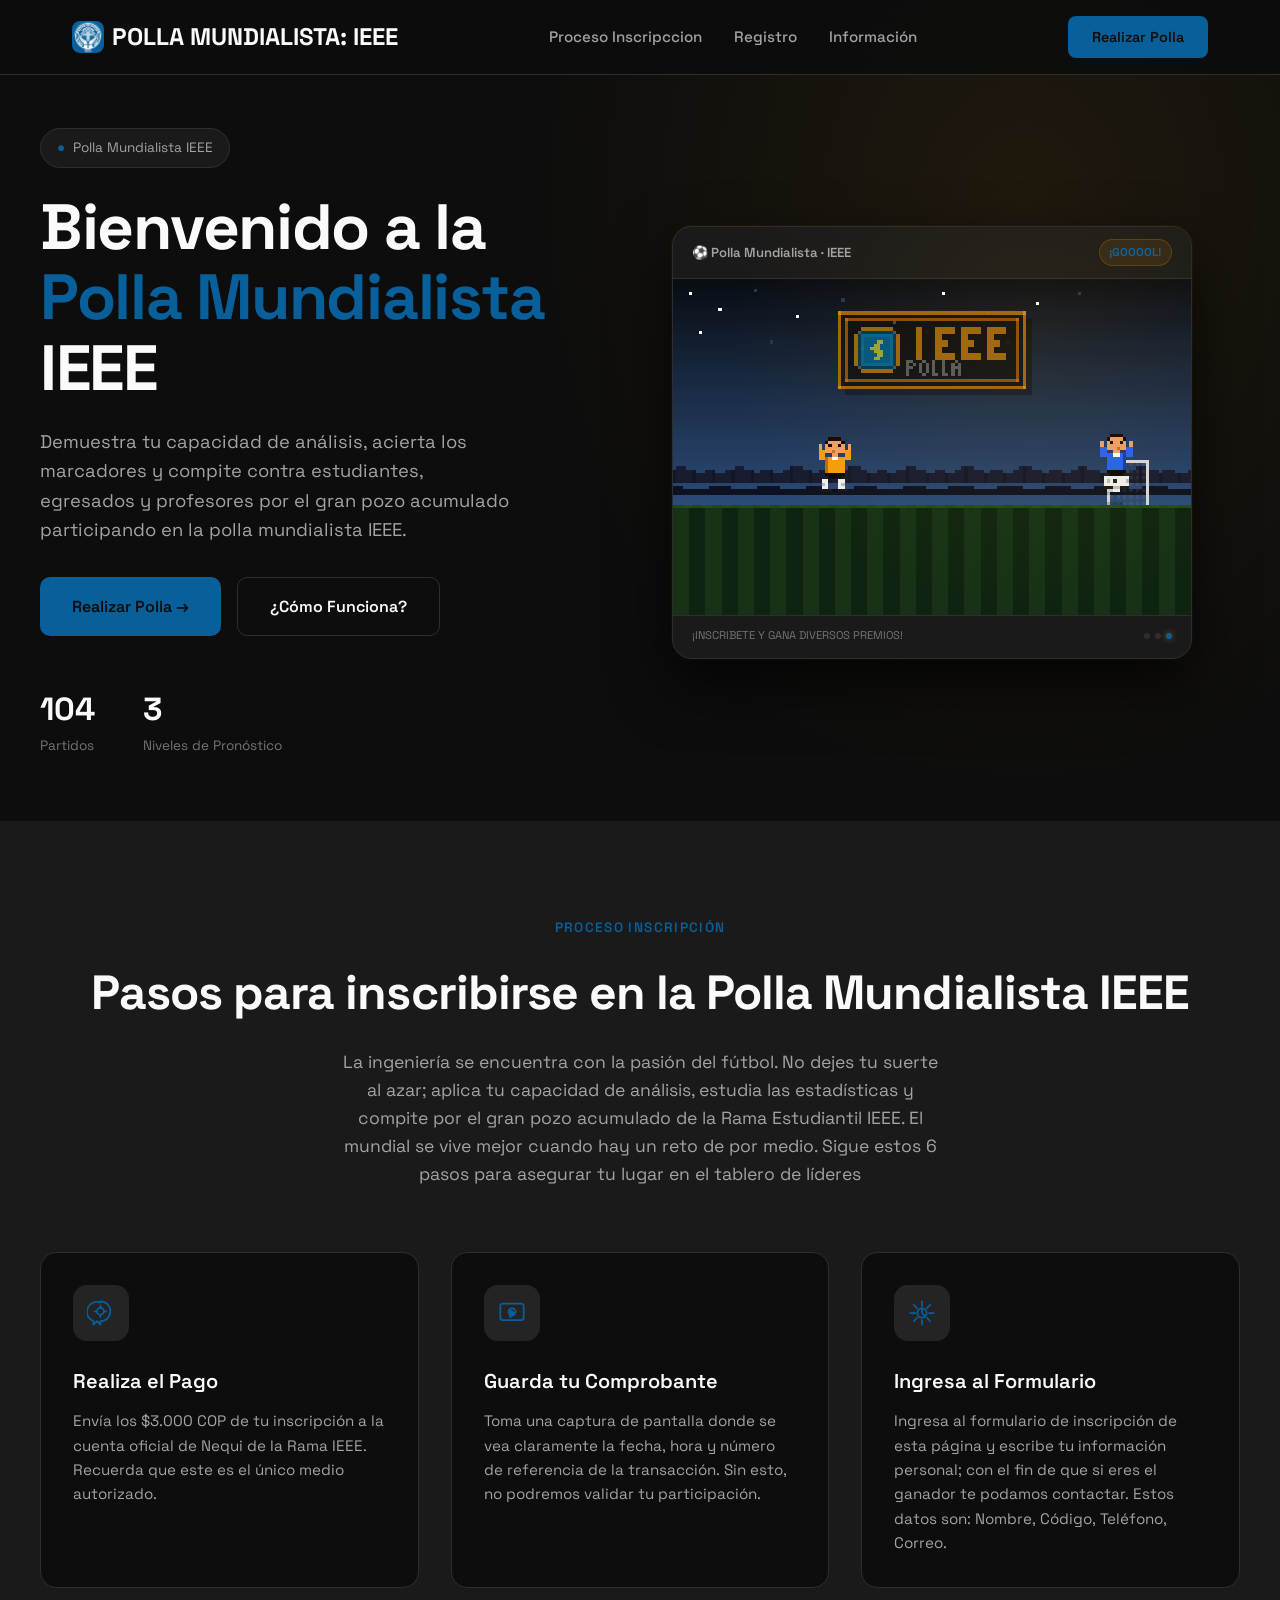
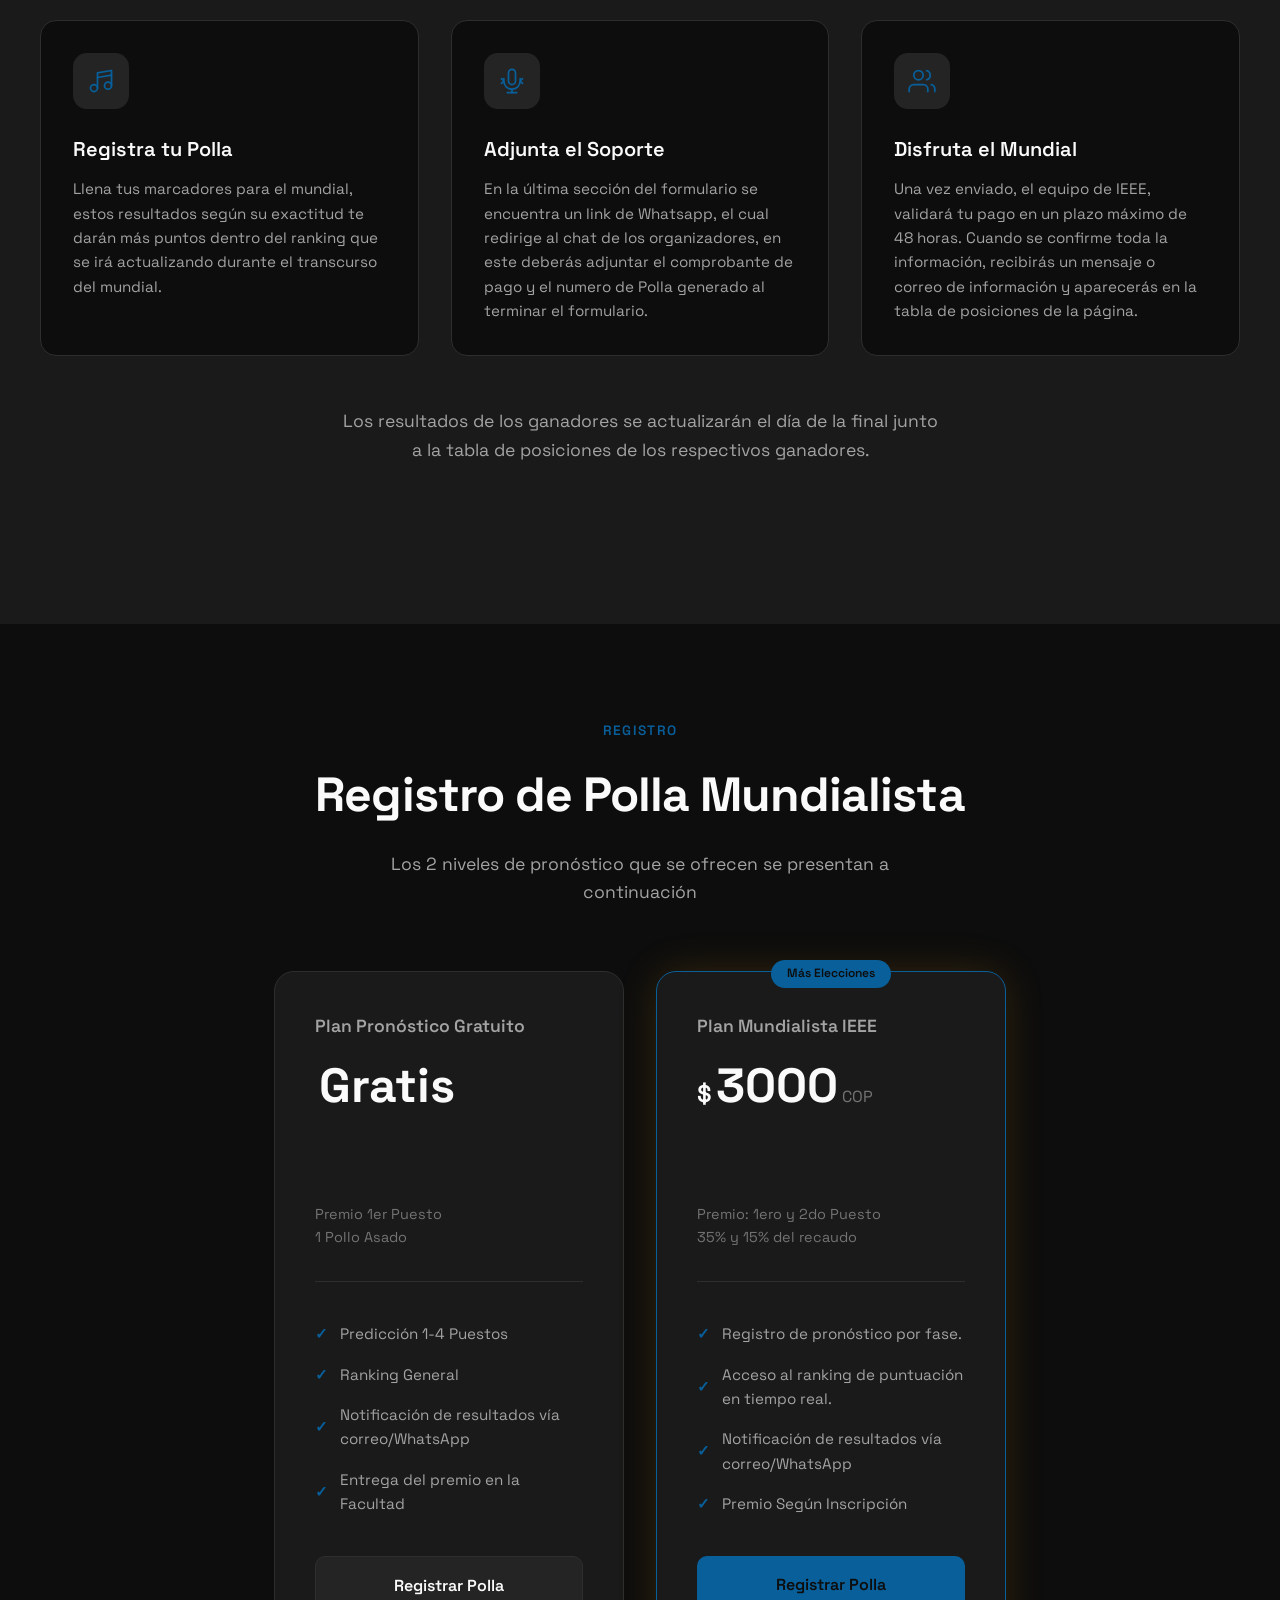
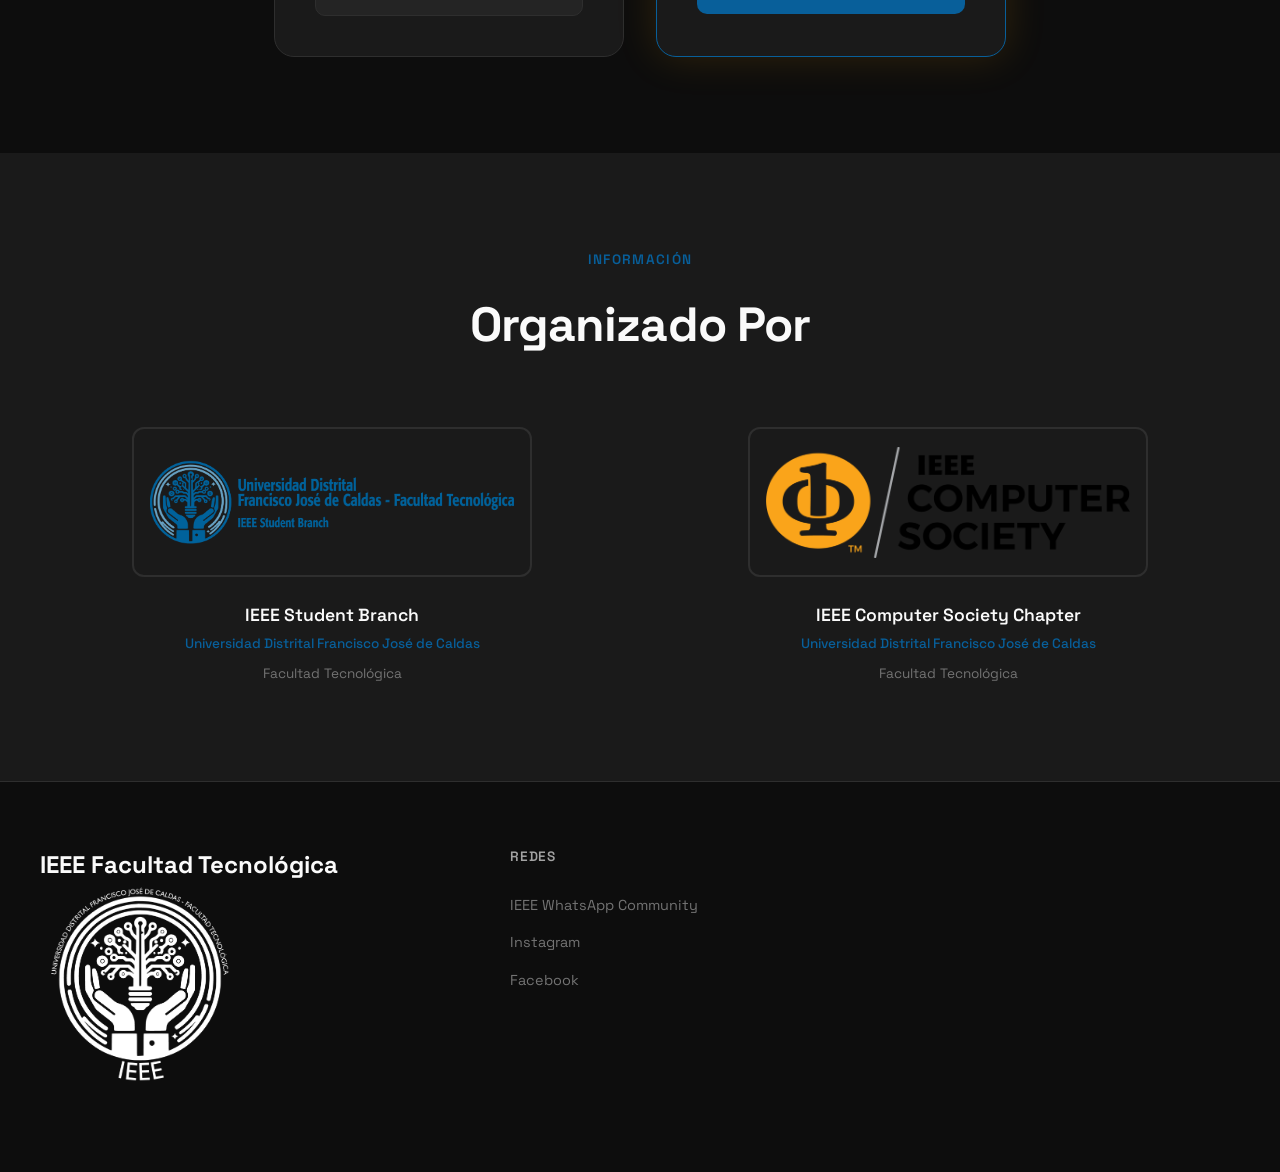
<file: Frontend/index.html>
<!doctype html>
<html lang="en">
  <head>
    <meta charset="UTF-8" />
    <meta name="viewport" content="width=device-width, initial-scale=1.0" />
    <title>Polla Mundialista IEEE</title>
    <link rel="preconnect" href="https://fonts.googleapis.com" />
    <link rel="preconnect" href="https://fonts.gstatic.com" crossorigin />
    <link
      href="https://fonts.googleapis.com/css2?family=Space+Grotesk:wght@300;400;500;600;700&display=swap"
      rel="stylesheet"
    />
    <link rel="stylesheet" href="styles.css" />
  </head>
  <body>
    <nav>
      <div class="nav-container">
        <a href="#" class="logo">
          <div class="logo-icon">
            <img src="images/Master Brand White.png" alt="IEEE Logo" />
          </div>
          POLLA MUNDIALISTA: IEEE
        </a>
        <ul class="nav-links">
          <li><a href="#features">Proceso Inscripccion</a></li>
          <li><a href="#pricing">Registro</a></li>
          <li><a href="#instructors">Información</a></li>
        </ul>
        <a href="#pricing" class="nav-cta"><span>Realizar Polla</span></a>
        <button class="mobile-menu-btn">☰</button>
      </div>
    </nav>
    <section class="hero">
      <div class="hero-container">
        <div class="hero-content">
          <div class="hero-badge"><span>●</span> Polla Mundialista IEEE</div>
          <h1>
            Bienvenido a la
            <span class="highlight">Polla Mundialista</span> IEEE
          </h1>
          <p class="hero-description">
            Demuestra tu capacidad de análisis, acierta los marcadores y compite
            contra estudiantes, egresados y profesores por el gran pozo
            acumulado participando en la polla mundialista IEEE.
          </p>
          <div class="hero-buttons">
            <a href="#pricing" class="btn-primary"> Realizar Polla → </a>
            <a href="#features" class="btn-secondary"> ¿Cómo Funciona? </a>
          </div>
          <div class="hero-stats">
            <div class="stat">
              <div class="stat-value">104</div>
              <div class="stat-label">Partidos</div>
            </div>
            <div class="stat">
              <div class="stat-value">3</div>
              <div class="stat-label">Niveles de Pronóstico</div>
            </div>
          </div>
        </div>
        <div class="pixel-scene-wrapper">
          <div class="pixel-card">
            <div class="pixel-topbar">
              <span class="pixel-title">⚽ Polla Mundialista · IEEE</span>
              <span class="pixel-phase" id="phaseLabel">Corriendo...</span>
            </div>
            <canvas id="pixelCanvas"></canvas>
            <div class="pixel-footer">
              <span class="pixel-hint"
                >¡INSCRIBETE Y GANA DIVERSOS PREMIOS!</span
              >
              <div class="pixel-dots" id="phaseDots">
                <span class="pdot active"></span>
                <span class="pdot"></span>
                <span class="pdot"></span>
              </div>
            </div>
          </div>
        </div>
      </div>
    </section>
    <section class="features" id="features">
      <div class="section-container">
        <div class="section-header">
          <div class="section-label">Proceso Inscripción</div>
          <h2 class="section-title">
            Pasos para inscribirse en la Polla Mundialista IEEE
          </h2>
          <p class="section-description">
            La ingeniería se encuentra con la pasión del fútbol. No dejes tu
            suerte al azar; aplica tu capacidad de análisis, estudia las
            estadísticas y compite por el gran pozo acumulado de la Rama
            Estudiantil IEEE. El mundial se vive mejor cuando hay un reto de por
            medio. Sigue estos 6 pasos para asegurar tu lugar en el tablero de
            líderes
          </p>
        </div>
        <div class="features-grid">
          <div class="feature-card">
            <div class="feature-icon">
              <svg
                width="28"
                height="28"
                viewBox="0 0 24 24"
                fill="none"
                stroke="currentColor"
                stroke-width="1.5"
                stroke-linecap="round"
                stroke-linejoin="round"
              >
                <path
                  d="M11.5 2a8.5 8.5 0 0 1 0 17v3l-3-3-3 3v-3a8.5 8.5 0 0 1 6-16z"
                />
                <circle cx="11.5" cy="10.5" r="3" />
                <path d="M11.5 7.5v-2M14.5 10.5h2M11.5 13.5v2M8.5 10.5h-2" />
              </svg>
            </div>
            <h3>Realiza el Pago</h3>
            <p>
              Envía los $3.000 COP de tu inscripción a la cuenta oficial de
              Nequi de la Rama IEEE. Recuerda que este es el único medio
              autorizado.
            </p>
          </div>
          <div class="feature-card">
            <div class="feature-icon">
              <svg
                width="28"
                height="28"
                viewBox="0 0 24 24"
                fill="none"
                stroke="currentColor"
                stroke-width="1.5"
                stroke-linecap="round"
                stroke-linejoin="round"
              >
                <rect x="2" y="4" width="20" height="14" rx="2" />
                <circle cx="12" cy="11" r="3" />
                <path d="M10.5 9.5l4 3-4 3z" fill="currentColor" />
              </svg>
            </div>
            <h3>Guarda tu Comprobante</h3>
            <p>
              Toma una captura de pantalla donde se vea claramente la fecha,
              hora y número de referencia de la transacción. Sin esto, no
              podremos validar tu participación.
            </p>
          </div>
          <div class="feature-card">
            <div class="feature-icon">
              <svg
                width="28"
                height="28"
                viewBox="0 0 24 24"
                fill="none"
                stroke="currentColor"
                stroke-width="1.5"
                stroke-linecap="round"
                stroke-linejoin="round"
              >
                <path
                  d="M12 2v4M12 18v4M4.93 4.93l2.83 2.83M16.24 16.24l2.83 2.83M2 12h4M18 12h4M4.93 19.07l2.83-2.83M16.24 7.76l2.83-2.83"
                />
                <circle cx="12" cy="12" r="4" />
                <path d="M12 8v4l2 2" />
              </svg>
            </div>
            <h3>Ingresa al Formulario</h3>
            <p>
              Ingresa al formulario de inscripción de esta página y escribe tu
              información personal; con el fin de que si eres el ganador te
              podamos contactar. Estos datos son: Nombre, Código, Teléfono,
              Correo.
            </p>
          </div>
          <div class="feature-card">
            <div class="feature-icon">
              <svg
                width="28"
                height="28"
                viewBox="0 0 24 24"
                fill="none"
                stroke="currentColor"
                stroke-width="1.5"
                stroke-linecap="round"
                stroke-linejoin="round"
              >
                <path d="M9 18V5l12-2v13" />
                <circle cx="6" cy="18" r="3" />
                <circle cx="18" cy="16" r="3" />
                <path d="M9 9l12-2" />
              </svg>
            </div>
            <h3>Registra tu Polla</h3>
            <p>
              Llena tus marcadores para el mundial, estos resultados según su
              exactitud te darán más puntos dentro del ranking que se irá
              actualizando durante el transcurso del mundial.
            </p>
            <p></p>
          </div>
          <div class="feature-card">
            <div class="feature-icon">
              <svg
                width="28"
                height="28"
                viewBox="0 0 24 24"
                fill="none"
                stroke="currentColor"
                stroke-width="1.5"
                stroke-linecap="round"
                stroke-linejoin="round"
              >
                <path
                  d="M12 2a3 3 0 0 0-3 3v7a3 3 0 0 0 6 0V5a3 3 0 0 0-3-3z"
                />
                <path d="M19 10v2a7 7 0 0 1-14 0v-2" />
                <line x1="12" y1="19" x2="12" y2="22" />
                <path d="M8 22h8" />
                <path
                  d="M3 10l1.5 1.5M21 10l-1.5 1.5M3 14l1.5-1.5M21 14l-1.5-1.5"
                />
              </svg>
            </div>
            <h3>Adjunta el Soporte</h3>
            <p>
              En la última sección del formulario se encuentra un link de
              Whatsapp, el cual redirige al chat de los organizadores, en este
              deberás adjuntar el comprobante de pago y el numero de Polla
              generado al terminar el formulario.
            </p>
          </div>
          <div class="feature-card">
            <div class="feature-icon">
              <svg
                width="28"
                height="28"
                viewBox="0 0 24 24"
                fill="none"
                stroke="currentColor"
                stroke-width="1.5"
                stroke-linecap="round"
                stroke-linejoin="round"
              >
                <path d="M17 21v-2a4 4 0 0 0-4-4H5a4 4 0 0 0-4 4v2" />
                <circle cx="9" cy="7" r="4" />
                <path d="M23 21v-2a4 4 0 0 0-3-3.87" />
                <path d="M16 3.13a4 4 0 0 1 0 7.75" />
              </svg>
            </div>
            <h3>Disfruta el Mundial</h3>
            <p>
              Una vez enviado, el equipo de IEEE, validará tu pago en un plazo
              máximo de 48 horas. Cuando se confirme toda la información,
              recibirás un mensaje o correo de información y aparecerás en la
              tabla de posiciones de la página.
            </p>
          </div>
        </div>
        <br /><br />
        <div class="section-header">
          <p class="section-description">
            Los resultados de los ganadores se actualizarán el día de la final
            junto a la tabla de posiciones de los respectivos ganadores.
          </p>
        </div>
      </div>
    </section>
    <section class="pricing" id="pricing">
      <div class="section-container">
        <div class="section-header">
          <div class="section-label">Registro</div>
          <h2 class="section-title">Registro de Polla Mundialista</h2>
          <p class="section-description">
            Los 2 niveles de pronóstico que se ofrecen se presentan a
            continuación
          </p>
        </div>
        <div class="pricing-grid">
          <div class="pricing-card">
            <div class="pricing-name">Plan Pronóstico Gratuito</div>
            <div class="pricing-price"><span class="currency"></span>Gratis</div>
            <div class="pricing-billed"></div>
            <div class="pricing-savings"></div>
            <p class="pricing-description">Premio 1er Puesto <br> 1 Pollo Asado</p>
            <ul class="pricing-features">
              <li>Predicción 1-4 Puestos</li>
              <li>Ranking General</li>
              <li>Notificación de resultados vía correo/WhatsApp</li>
              <li>Entrega del premio en la Facultad</li>
            </ul>
            <a href="#" class="pricing-btn">Registrar Polla</a>
          </div>
          <div class="pricing-card featured" id="proCard">
            <div class="pricing-name">Plan Mundialista IEEE</div>
            <div class="pricing-price">
              <span class="currency">$</span><span id="proPrice">3000</span
              ><span class="period">COP</span>
            </div>
            <div class="pricing-billed" id="proBilled"></div>
            <div class="pricing-savings" id="proSavings"></div>
            <p class="pricing-description">Premio: 1ero y 2do Puesto<br>35% y 15% del recaudo<br></p>
            <ul class="pricing-features">
              <li>Registro de pronóstico por fase.</li>
              <li>Acceso al ranking de puntuación en tiempo real.</li>
              <li>Notificación de resultados vía correo/WhatsApp</li>
              <li>Premio Según Inscripción</li>
            </ul>
            <a href="form.html" class="pricing-btn">Registrar Polla</a>
          </div>
      </div>
    </section>
    <section class="instructors" id="instructors">
      <div class="section-container">
        <div class="section-header">
          <div class="section-label">Información</div>
          <h2 class="section-title">Organizado Por</h2>
        </div>
        <div class="instructors-grid">
          <div class="instructor-card">
            <div class="instructor-image">
              <img src="images/Tagline Brand.png" alt="IEEE" />
            </div>
            <div class="instructor-name">IEEE Student Branch</div>
            <div class="instructor-role">
              Universidad Distrital Francisco José de Caldas
            </div>
            <p class="instructor-bio">Facultad Tecnológica</p>
          </div>
          <div class="instructors-grid">
            <div class="instructor-card">
              <div class="instructor-image">
                <img src="images/IEEE_Computer.png" alt="IEEE" />
              </div>
              <div class="instructor-name">IEEE Computer Society Chapter</div>
              <div class="instructor-role">
                Universidad Distrital Francisco José de Caldas
              </div>
              <p class="instructor-bio">Facultad Tecnológica</p>
            </div>
          </div>
        </div>
      </div>
    </section>
    <!-- Footer -->
    <footer>
      <div class="footer-container">
        <div class="footer-grid">
          <div class="footer-brand">
            <a href="#" class="logo">IEEE Facultad Tecnológica
            </a>
            <img src="images/Master Brand White.png" alt="IEEE logo" width="200px">
          </div>
          <div>
            <h4 class="footer-title">REDES</h4>
            <ul class="footer-links">
              <li><a href="https://chat.whatsapp.com/DyvvelmxJ3DF8fblLTLEma" >IEEE WhatsApp Community</a></li>
              <li><a href="https://www.instagram.com/ieee.udistrital.tecno?utm_source=ig_web_button_share_sheet&igsh=ZDNlZDc0MzIxNw==" >Instagram</a></li>
              <li><a href="https://www.facebook.com/profile.php?id=61559381924677">Facebook</a></li>
            </ul>
          </div>
        </div>
      </div>
    </footer>
    <script src="script.js"></script>
  </body>
</html>
</file>
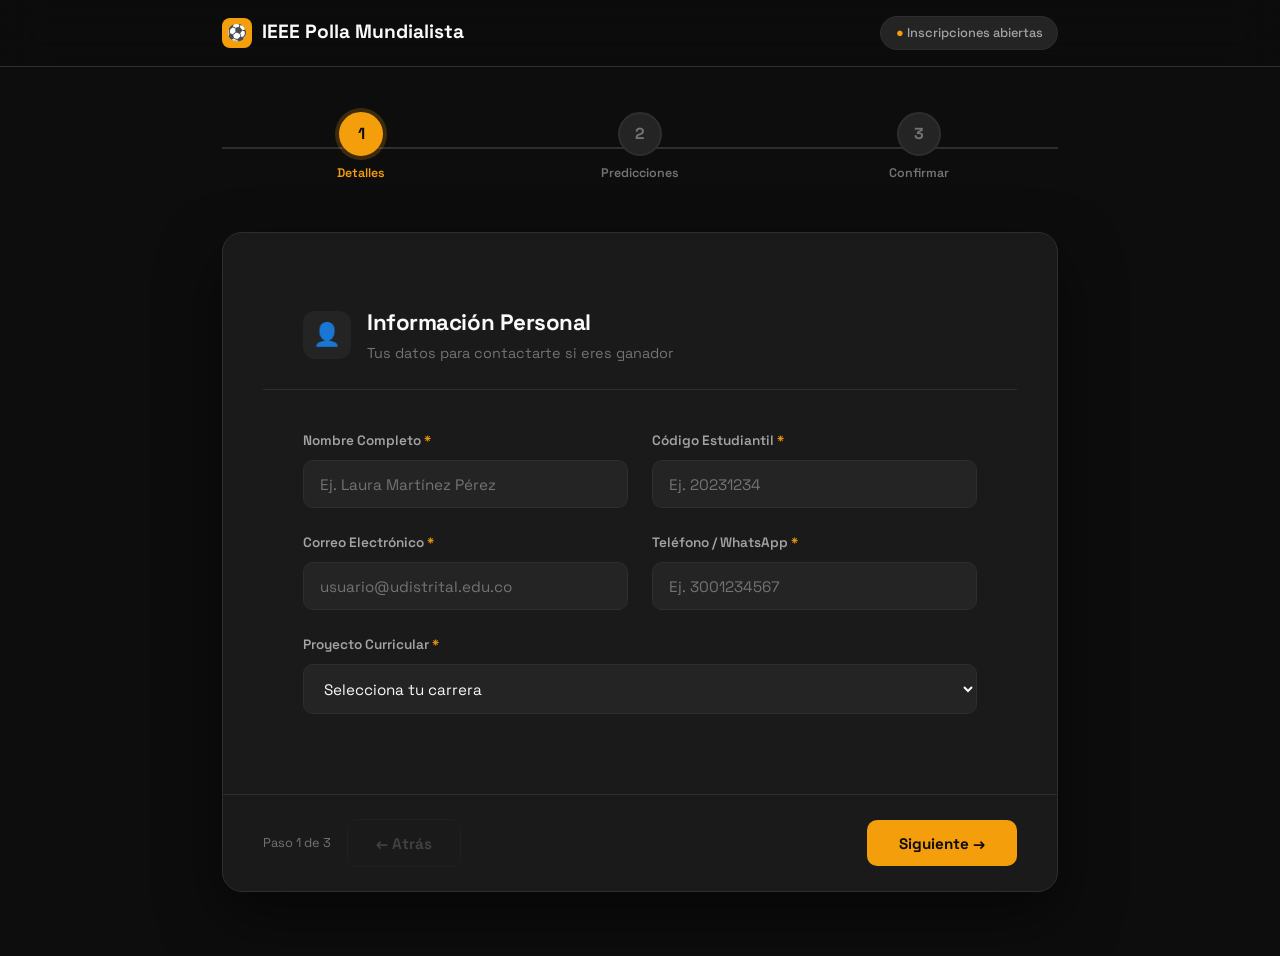
<file: Frontend/form.html>
<!doctype html>
<html lang="es">
  <head>
    <meta charset="UTF-8" />
    <meta name="viewport" content="width=device-width, initial-scale=1.0" />
    <title>Inscripción Polla Mundialista IEEE</title>
    <link rel="preconnect" href="https://fonts.googleapis.com" />
    <link rel="preconnect" href="https://fonts.gstatic.com" crossorigin />
    <link
      href="https://fonts.googleapis.com/css2?family=Space+Grotesk:wght@300;400;500;600;700&display=swap"
      rel="stylesheet"
    />
    <link rel="stylesheet" href="stylesRegistro.css"/>
  </head>
  <body>
    <nav>
      <div class="nav-container">
        <a href="#" class="logo">
          <div class="logo-icon">⚽</div>
          IEEE Polla Mundialista
        </a>
        <span class="nav-badge"><span>●</span> Inscripciones abiertas</span>
      </div>
    </nav>
    <div class="page-wrapper">
      <div class="stepper">
        <div class="stepper-line">
          <div class="stepper-line-fill" id="stepperFill"></div>
        </div>
        <div class="stepper-steps">
          <div class="step-item active" id="stepItem1">
            <div class="step-circle" id="stepCircle1">1</div>
            <div class="step-label">Detalles</div>
          </div>
          <div class="step-item" id="stepItem2">
            <div class="step-circle" id="stepCircle2">2</div>
            <div class="step-label">Predicciones</div>
          </div>
          <div class="step-item" id="stepItem3">
            <div class="step-circle" id="stepCircle3">3</div>
            <div class="step-label">Confirmar</div>
          </div>
        </div>
      </div>
      <div class="form-card">
        <div class="step-panel active" id="panel1">
          <div class="form-card-header">
            <div class="header-icon">👤</div>
            <div>
              <h2>Información Personal</h2>
              <p>Tus datos para contactarte si eres ganador</p>
            </div>
          </div>
          <div style="padding: 2.5rem">
            <div class="fields-grid two-col">
              <div class="field-group" id="fg-nombre">
                <label for="nombre">Nombre Completo <span>*</span></label>
                <input
                  type="text"
                  id="nombre"
                  placeholder="Ej. Laura Martínez Pérez"
                  autocomplete="name"
                />
                <span class="field-error"
                  >Por favor ingresa tu nombre completo</span
                >
              </div>
              <div class="field-group" id="fg-codigo">
                <label for="codigo">Código Estudiantil <span>*</span></label>
                <input
                  type="text"
                  id="codigo"
                  placeholder="Ej. 20231234"
                  maxlength="12"
                />
                <span class="field-error">Ingresa tu código estudiantil</span>
              </div>
              <div class="field-group" id="fg-correo">
                <label for="correo">Correo Electrónico <span>*</span></label>
                <input
                  type="email"
                  id="correo"
                  placeholder="usuario@udistrital.edu.co"
                  autocomplete="email"
                />
                <span class="field-error">Ingresa un correo válido</span>
              </div>
              <div class="field-group" id="fg-telefono">
                <label for="telefono">Teléfono / WhatsApp <span>*</span></label>
                <input
                  type="tel"
                  id="telefono"
                  placeholder="Ej. 3001234567"
                  maxlength="12"
                />
                <span class="field-error">Ingresa tu número de teléfono</span>
              </div>
              <div
                class="field-group"
                id="fg-proyecto"
                style="grid-column: 1/-1"
              >
                <label for="proyecto">Proyecto Curricular <span>*</span></label>
                <select id="proyecto">
                  <option value="" disabled selected>
                    Selecciona tu carrera
                  </option>
                  <option>Tecnología en Sistematización de Datos</option>
                  <option>Tecnología en Construcciones Civiles</option>
                  <option>Tecnología en Electricidad de Media y Baja Tensión</option>
                  <option>Tecnología en Electrónica Industrial</option>
                  <option>Tecnología en Gestión de la Producción Industrial</option>
                  <option>Tecnología en Mecánica Industrial</option>
                  <option>Ingeniería Civil</option>
                  <option>Ingeniería de Producción</option>
                  <option>Ingeniería Electríca</option>
                  <option>Ingeniería en Control y Automatización</option>
                  <option>Ingeniería en Telecomunicaciones</option>
                  <option>Ingeniería en Telemática</option>
                  <option>Ingeniería Mecánica</option>
                  <option>Otro</option>
                </select>
                <span class="field-error"
                  >Selecciona tu proyecto curricular</span
                >
              </div>
            </div>
          </div>
        </div>
        <div class="step-panel" id="panel2">
          <div class="form-card-header">
            <div class="header-icon">📊</div>
            <div>
              <h2>Predicción del Mundial</h2>
              <p>Ingresa los marcadores que predices para cada partido</p>
            </div>
          </div>
          <div style="padding: 2.5rem">
            <div class="predictions-intro">
              <span class="pi-icon">💡</span>
              <span
                >Cada marcador exacto vale
                <strong style="color: var(--accent)">3 pts</strong>. Acertar el
                resultado (ganador/empate) sin marcador exacto vale
                <strong style="color: var(--accent)">1 pt</strong>. Los
                resultados se actualizarán durante el torneo.</span
              >
            </div>

            <div class="rounds-section">
              <!-- Fase de Grupos -->
              <div class="round-block">
                <div class="round-label">Fase de Grupos — Selección</div>
                <div class="matches-grid">
                  <!-- 8 matches representativos -->
                  <div class="match-row" data-match="1">
                    <span class="team-name">🇺🇸 Estados Unidos</span>
                    <div class="score-input-wrap">
                      <input
                        type="number"
                        class="score-input field-group input"
                        min="0"
                        max="20"
                        placeholder="0"
                        id="m1h"
                      />
                      <span class="score-sep">–</span>
                      <input
                        type="number"
                        class="score-input field-group input"
                        min="0"
                        max="20"
                        placeholder="0"
                        id="m1a"
                      />
                    </div>
                    <span class="team-name right">🇧🇷 Brasil</span>
                  </div>
                  <div class="match-row" data-match="2">
                    <span class="team-name">🇦🇷 Argentina</span>
                    <div class="score-input-wrap">
                      <input
                        type="number"
                        class="score-input"
                        min="0"
                        max="20"
                        placeholder="0"
                        id="m2h"
                      />
                      <span class="score-sep">–</span>
                      <input
                        type="number"
                        class="score-input"
                        min="0"
                        max="20"
                        placeholder="0"
                        id="m2a"
                      />
                    </div>
                    <span class="team-name right">🇫🇷 Francia</span>
                  </div>
                  <div class="match-row" data-match="3">
                    <span class="team-name">🇪🇸 España</span>
                    <div class="score-input-wrap">
                      <input
                        type="number"
                        class="score-input"
                        min="0"
                        max="20"
                        placeholder="0"
                        id="m3h"
                      />
                      <span class="score-sep">–</span>
                      <input
                        type="number"
                        class="score-input"
                        min="0"
                        max="20"
                        placeholder="0"
                        id="m3a"
                      />
                    </div>
                    <span class="team-name right">🇩🇪 Alemania</span>
                  </div>
                  <div class="match-row" data-match="4">
                    <span class="team-name">🇵🇹 Portugal</span>
                    <div class="score-input-wrap">
                      <input
                        type="number"
                        class="score-input"
                        min="0"
                        max="20"
                        placeholder="0"
                        id="m4h"
                      />
                      <span class="score-sep">–</span>
                      <input
                        type="number"
                        class="score-input"
                        min="0"
                        max="20"
                        placeholder="0"
                        id="m4a"
                      />
                    </div>
                    <span class="team-name right">🏴󠁧󠁢󠁥󠁮󠁧󠁿 Inglaterra</span>
                  </div>
                  <div class="match-row" data-match="5">
                    <span class="team-name">🇨🇴 Colombia</span>
                    <div class="score-input-wrap">
                      <input
                        type="number"
                        class="score-input"
                        min="0"
                        max="20"
                        placeholder="0"
                        id="m5h"
                      />
                      <span class="score-sep">–</span>
                      <input
                        type="number"
                        class="score-input"
                        min="0"
                        max="20"
                        placeholder="0"
                        id="m5a"
                      />
                    </div>
                    <span class="team-name right">🇲🇽 México</span>
                  </div>
                  <div class="match-row" data-match="6">
                    <span class="team-name">🇳🇱 Países Bajos</span>
                    <div class="score-input-wrap">
                      <input
                        type="number"
                        class="score-input"
                        min="0"
                        max="20"
                        placeholder="0"
                        id="m6h"
                      />
                      <span class="score-sep">–</span>
                      <input
                        type="number"
                        class="score-input"
                        min="0"
                        max="20"
                        placeholder="0"
                        id="m6a"
                      />
                    </div>
                    <span class="team-name right">🇺🇾 Uruguay</span>
                  </div>
                </div>
              </div>

              <!-- Cuartos -->
              <div class="round-block">
                <div class="round-label">Cuartos de Final</div>
                <div class="matches-grid">
                  <div class="match-row">
                    <span class="team-name">Clasificado A1</span>
                    <div class="score-input-wrap">
                      <input
                        type="number"
                        class="score-input"
                        min="0"
                        max="20"
                        placeholder="0"
                        id="q1h"
                      />
                      <span class="score-sep">–</span>
                      <input
                        type="number"
                        class="score-input"
                        min="0"
                        max="20"
                        placeholder="0"
                        id="q1a"
                      />
                    </div>
                    <span class="team-name right">Clasificado B2</span>
                  </div>
                  <div class="match-row">
                    <span class="team-name">Clasificado C1</span>
                    <div class="score-input-wrap">
                      <input
                        type="number"
                        class="score-input"
                        min="0"
                        max="20"
                        placeholder="0"
                        id="q2h"
                      />
                      <span class="score-sep">–</span>
                      <input
                        type="number"
                        class="score-input"
                        min="0"
                        max="20"
                        placeholder="0"
                        id="q2a"
                      />
                    </div>
                    <span class="team-name right">Clasificado D2</span>
                  </div>
                  <div class="match-row">
                    <span class="team-name">Clasificado E1</span>
                    <div class="score-input-wrap">
                      <input
                        type="number"
                        class="score-input"
                        min="0"
                        max="20"
                        placeholder="0"
                        id="q3h"
                      />
                      <span class="score-sep">–</span>
                      <input
                        type="number"
                        class="score-input"
                        min="0"
                        max="20"
                        placeholder="0"
                        id="q3a"
                      />
                    </div>
                    <span class="team-name right">Clasificado F2</span>
                  </div>
                  <div class="match-row">
                    <span class="team-name">Clasificado G1</span>
                    <div class="score-input-wrap">
                      <input
                        type="number"
                        class="score-input"
                        min="0"
                        max="20"
                        placeholder="0"
                        id="q4h"
                      />
                      <span class="score-sep">–</span>
                      <input
                        type="number"
                        class="score-input"
                        min="0"
                        max="20"
                        placeholder="0"
                        id="q4a"
                      />
                    </div>
                    <span class="team-name right">Clasificado H2</span>
                  </div>
                </div>
              </div>

              <!-- Semifinales -->
              <div class="round-block">
                <div class="round-label">Semifinales</div>
                <div class="matches-grid">
                  <div class="match-row">
                    <span class="team-name">Ganador CF1</span>
                    <div class="score-input-wrap">
                      <input
                        type="number"
                        class="score-input"
                        min="0"
                        max="20"
                        placeholder="0"
                        id="s1h"
                      />
                      <span class="score-sep">–</span>
                      <input
                        type="number"
                        class="score-input"
                        min="0"
                        max="20"
                        placeholder="0"
                        id="s1a"
                      />
                    </div>
                    <span class="team-name right">Ganador CF2</span>
                  </div>
                  <div class="match-row">
                    <span class="team-name">Ganador CF3</span>
                    <div class="score-input-wrap">
                      <input
                        type="number"
                        class="score-input"
                        min="0"
                        max="20"
                        placeholder="0"
                        id="s2h"
                      />
                      <span class="score-sep">–</span>
                      <input
                        type="number"
                        class="score-input"
                        min="0"
                        max="20"
                        placeholder="0"
                        id="s2a"
                      />
                    </div>
                    <span class="team-name right">Ganador CF4</span>
                  </div>
                </div>
              </div>

              <!-- Final & 3er Puesto -->
              <div class="round-block">
                <div class="round-label">Final & Tercer Puesto</div>
                <div class="matches-grid">
                  <div class="match-row">
                    <span class="team-name">🥉 3er Puesto</span>
                    <div class="score-input-wrap">
                      <input
                        type="number"
                        class="score-input"
                        min="0"
                        max="20"
                        placeholder="0"
                        id="tp1h"
                      />
                      <span class="score-sep">–</span>
                      <input
                        type="number"
                        class="score-input"
                        min="0"
                        max="20"
                        placeholder="0"
                        id="tp1a"
                      />
                    </div>
                    <span class="team-name right">Perdedor SF2</span>
                  </div>
                  <div
                    class="match-row"
                    style="border-color: rgba(245, 158, 11, 0.35)"
                  >
                    <span class="team-name" style="color: var(--accent)"
                      >🏆 FINAL</span
                    >
                    <div class="score-input-wrap">
                      <input
                        type="number"
                        class="score-input"
                        min="0"
                        max="20"
                        placeholder="0"
                        id="f1h"
                        style="border-color: var(--accent)"
                      />
                      <span class="score-sep" style="color: var(--accent)"
                        >–</span
                      >
                      <input
                        type="number"
                        class="score-input"
                        min="0"
                        max="20"
                        placeholder="0"
                        id="f1a"
                        style="border-color: var(--accent)"
                      />
                    </div>
                    <span class="team-name right" style="color: var(--accent)"
                      >🏆 FINAL</span
                    >
                  </div>
                </div>
              </div>

              <!-- Campeón -->
              <div class="round-block">
                <div class="round-label">Predicción Extra</div>
                <div class="fields-grid two-col">
                  <div class="field-group">
                    <label for="campeon">🏆 Campeón Mundial</label>
                    <select id="campeon">
                      <option value="" disabled selected>
                        Selecciona el campeón
                      </option>
                      <option>🇦🇷 Argentina</option>
                      <option>🇫🇷 Francia</option>
                      <option>🇧🇷 Brasil</option>
                      <option>🇪🇸 España</option>
                      <option>🇩🇪 Alemania</option>
                      <option>🏴󠁧󠁢󠁥󠁮󠁧󠁿 Inglaterra</option>
                      <option>🇵🇹 Portugal</option>
                      <option>🇺🇸 Estados Unidos</option>
                      <option>🇳🇱 Países Bajos</option>
                      <option>🇨🇴 Colombia</option>
                      <option>🇺🇾 Uruguay</option>
                      <option>🇲🇽 México</option>
                      <option>Otro</option>
                    </select>
                  </div>
                  <div class="field-group">
                    <label for="goleador">⚽ Máximo Goleador</label>
                    <input
                      type="text"
                      id="goleador"
                      placeholder="Ej. Kylian Mbappé"
                    />
                  </div>
                </div>
              </div>
            </div>
          </div>
        </div>

        <!-- ─── STEP 3: Comprobante ─── -->
        <div class="step-panel" id="panel3">
          <div class="form-card-header">
            <div class="header-icon">💳</div>
            <div>
              <h2>Comprobante de Pago</h2>
              <p>Adjunta el soporte de tu transferencia Nequi</p>
            </div>
          </div>
          <div style="padding: 2.5rem">
            <div class="nequi-info">
              <div class="nequi-title">📲 Datos de Pago</div>
              <div class="nequi-row">
                <span>Medio de pago</span>
                <span>Nequi — Cuenta Oficial IEEE UD</span>
              </div>
              <div class="nequi-row">
                <span>Número</span>
                <span>
                  <span id="nequiNum">300 000 0000</span>
                  &nbsp;
                  <button class="nequi-copy" onclick="copyNequi()">
                    Copiar
                  </button>
                </span>
              </div>
              <div class="nequi-row">
                <span>Valor</span>
                <span style="color: var(--accent); font-size: 1.05rem"
                  >$3.000 COP</span
                >
              </div>
              <div class="nequi-row">
                <span>Concepto</span>
                <span>Polla Mundialista IEEE</span>
              </div>
            </div>

            <div class="upload-area" id="uploadArea">
              <input
                type="file"
                id="fileInput"
                accept="image/*,.pdf"
                onchange="handleFile(this)"
              />
              <div class="upload-icon">📎</div>
              <div class="upload-title">Arrastra tu comprobante aquí</div>
              <div class="upload-sub">
                o haz clic para seleccionar el archivo
              </div>
              <div class="upload-formats">
                <span class="fmt-tag">JPG</span>
                <span class="fmt-tag">PNG</span>
                <span class="fmt-tag">PDF</span>
                <span class="fmt-tag">Max 5MB</span>
              </div>
            </div>

            <div class="upload-preview" id="uploadPreview">
              <span class="preview-icon">📄</span>
              <span class="preview-name" id="previewName">—</span>
              <span class="preview-size" id="previewSize">—</span>
              <button
                class="preview-remove"
                onclick="removeFile()"
                title="Eliminar"
              >
                ✕
              </button>
            </div>

            <div class="confirm-summary" id="confirmSummary">
              <div class="confirm-title">Resumen de tu Polla</div>
              <div class="confirm-row">
                <span>Nombre:</span><span id="cs-nombre">—</span>
              </div>
              <div class="confirm-row">
                <span>Código:</span><span id="cs-codigo">—</span>
              </div>
              <div class="confirm-row">
                <span>Correo:</span><span id="cs-correo">—</span>
              </div>
              <div class="confirm-row">
                <span>Teléfono:</span><span id="cs-telefono">—</span>
              </div>
              <div class="confirm-row">
                <span>Carrera:</span><span id="cs-proyecto">—</span>
              </div>
              <div class="confirm-row">
                <span>Campeón:</span><span id="cs-campeon">—</span>
              </div>
              <div class="confirm-row">
                <span>Goleador:</span><span id="cs-goleador">—</span>
              </div>
            </div>
          </div>
        </div>
        <div class="success-screen" id="successScreen">
          <div class="success-checkmark">✓</div>
          <h2>¡Inscripción Enviada!</h2>
          <p>
            Recibimos tu polla y comprobante. El equipo IEEE validará tu pago en
            máximo 48 horas y recibirás una confirmación.
          </p>
          <div class="success-id">
            Tu número de polla: &nbsp;<strong id="pollNumber">#——</strong>
          </div>
        </div>
        <div class="form-actions" id="formActions">
          <span class="step-counter" id="stepCounter">Paso 1 de 3</span>
          <button class="btn-back" id="btnBack" onclick="prevStep()" disabled>
            ← Atrás
          </button>
          <button class="btn-next" id="btnNext" onclick="nextStep()">
            Siguiente →
          </button>
        </div>
      </div>
    </div>
    <script src="form.js"></script>
  </body>
</html>
</file>
<file: Frontend/styles.css>
@charset "utf-8";
* {
	margin: 0;
	padding: 0;
	box-sizing: border-box;
}

:root {
	--bg-dark: #0d0d0d;
	--bg-card: #1a1a1a;
	--bg-elevated: #242424;
	--accent: #085F9A;
	--accent-light: #fbbf24;
	--accent-dark: #d97706;
	--text-primary: #fafafa;
	--text-secondary: #a3a3a3;
	--text-muted: #737373;
	--border: #2e2e2e;
}

html {
	scroll-behavior: smooth;
}

body {
	font-family: 'Space Grotesk', sans-serif;
	background: var(--bg-dark);
	color: var(--text-primary);
	line-height: 1.6;
}

/* Navigation */
nav {
	position: fixed;
	top: 0;
	left: 0;
	right: 0;
	z-index: 1000;
	background: rgba(13, 13, 13, 0.9);
	backdrop-filter: blur(20px);
	border-bottom: 1px solid var(--border);
}

.nav-container {
	max-width: 1200px;
	margin: 0 auto;
	padding: 1rem 2rem;
	display: flex;
	justify-content: space-between;
	align-items: center;
}

.logo {
	font-size: 1.5rem;
	font-weight: 700;
	color: var(--text-primary);
	text-decoration: none;
	display: flex;
	align-items: center;
	gap: 0.5rem;
}

.logo-icon {
	width: 32px;
	height: 32px;
	background: var(--accent);
	border-radius: 8px;
	display: flex;
	align-items: center;
	justify-content: center;
}

.logo-icon img{
	width: 100%;
}

.nav-links {
	display: flex;
	gap: 2rem;
	list-style: none;
}

.nav-links a {
	color: var(--text-secondary);
	text-decoration: none;
	font-size: 0.95rem;
	font-weight: 500;
	transition: color 0.2s;
}

.nav-links a:hover {
	color: var(--accent);
}

.nav-cta {
	background: var(--accent);
	color: var(--bg-dark);
	padding: 0.6rem 1.5rem;
	border-radius: 8px;
	text-decoration: none;
	font-weight: 600;
	font-size: 0.9rem;
	transition: all 0.2s;
}

.nav-cta span {
	display: inline;
	background: transparent;
	padding: 0;
}

.nav-cta:hover {
	background: var(--accent-light);
	transform: translateY(-1px);
}

/* Hero Section */
.hero {
	/* min-height: 100vh; */
	/* Uncomment for full-screen hero */
	display: flex;
	align-items: center;
	padding: 8rem 2rem 4rem;
	position: relative;
	overflow: hidden;
}

.hero::before {
	content: '';
	position: absolute;
	top: -50%;
	right: -20%;
	width: 80%;
	height: 150%;
	background: radial-gradient(ellipse, rgba(245, 158, 11, 0.08) 0%, transparent 70%);
	pointer-events: none;
}

.hero-container {
	max-width: 1200px;
	margin: 0 auto;
	display: grid;
	grid-template-columns: 1fr 1fr;
	gap: 4rem;
	align-items: center;
}

.hero-content {
	position: relative;
	z-index: 1;
}

.hero-badge {
	display: inline-flex;
	align-items: center;
	gap: 0.5rem;
	background: var(--bg-card);
	border: 1px solid var(--border);
	padding: 0.5rem 1rem;
	border-radius: 100px;
	font-size: 0.85rem;
	color: var(--text-secondary);
	margin-bottom: 1.5rem;
}

.hero-badge span {
	color: var(--accent);
}

.hero h1 {
	font-size: clamp(2.5rem, 5vw, 4rem);
	font-weight: 700;
	line-height: 1.1;
	margin-bottom: 1.5rem;
	letter-spacing: -0.02em;
}

.hero h1 .highlight {
	color: var(--accent);
}

.hero-description {
	font-size: 1.15rem;
	color: var(--text-secondary);
	margin-bottom: 2rem;
	max-width: 480px;
}

.hero-buttons {
	display: flex;
	gap: 1rem;
	margin-bottom: 3rem;
}

.btn-primary {
	background: var(--accent);
	color: var(--bg-dark);
	padding: 1rem 2rem;
	border-radius: 10px;
	text-decoration: none;
	font-weight: 600;
	display: inline-flex;
	align-items: center;
	gap: 0.5rem;
	transition: all 0.2s;
}

.btn-primary:hover {
	background: var(--accent-light);
	transform: translateY(-2px);
	box-shadow: 0 10px 30px rgba(245, 158, 11, 0.3);
}

.btn-secondary {
	background: transparent;
	color: var(--text-primary);
	padding: 1rem 2rem;
	border-radius: 10px;
	text-decoration: none;
	font-weight: 600;
	border: 1px solid var(--border);
	transition: all 0.2s;
}

.btn-secondary:hover {
	border-color: var(--text-secondary);
	background: var(--bg-card);
}

.hero-stats {
	display: flex;
	gap: 3rem;
}

.stat {
	text-align: left;
}

.stat-value {
	font-size: 2rem;
	font-weight: 700;
	color: var(--text-primary);
}

.stat-label {
	font-size: 0.85rem;
	color: var(--text-muted);
}

/* Guitar Section */
.guitar-wrapper {
	position: relative;
	z-index: 1;
}

.guitar-card {
	background: var(--bg-card);
	border: 1px solid var(--border);
	border-radius: 20px;
	padding: 1.5rem;
	box-shadow: 0 25px 50px rgba(0, 0, 0, 0.5);
}

.guitar-header {
	display: flex;
	justify-content: space-between;
	align-items: center;
	margin-bottom: 1rem;
	padding-bottom: 1rem;
	border-bottom: 1px solid var(--border);
}

.guitar-title {
	font-size: 0.9rem;
	font-weight: 600;
	color: var(--text-secondary);
}

.guitar-controls {
	display: flex;
	gap: 0.5rem;
}

.chord-btn {
	background: var(--bg-elevated);
	border: 1px solid var(--border);
	color: var(--text-primary);
	padding: 0.4rem 0.8rem;
	border-radius: 6px;
	font-size: 0.8rem;
	font-family: inherit;
	font-weight: 500;
	cursor: pointer;
	transition: all 0.15s;
}

.chord-btn:hover {
	background: var(--accent);
	color: var(--bg-dark);
	border-color: var(--accent);
}

.chord-btn.active {
	background: var(--accent);
	color: var(--bg-dark);
	border-color: var(--accent);
}

/* Mini Guitar Fretboard */
.guitar-neck {
	position: relative;
	overflow: hidden;
	border-radius: 8px;
}

.fretboard {
	background:
		repeating-linear-gradient(90deg,
			transparent 0px,
			rgba(60, 30, 20, 0.15) 1px,
			transparent 2px,
			transparent 6px),
		linear-gradient(180deg,
			#3d2517 0%,
			#2a1810 20%,
			#1f120b 50%,
			#2a1810 80%,
			#3d2517 100%);
	border-radius: 6px;
	border: 3px solid #1a0f08;
	border-top: none;
}

.nut {
	height: 10px;
	background: linear-gradient(180deg,
			#f5f5dc 0%,
			#d4cba8 50%,
			#c9c098 100%);
	border-radius: 6px 6px 0 0;
}

.fretboard-grid {
	display: grid;
	grid-template-columns: repeat(8, 1fr);
	grid-template-rows: repeat(6, 32px);
	position: relative;
}

.string-labels {
	position: absolute;
	left: -28px;
	top: 0;
	height: calc(6 * 32px);
	display: flex;
	flex-direction: column;
}

.string-label {
	height: 32px;
	display: flex;
	align-items: center;
	justify-content: center;
	font-size: 0.7rem;
	color: var(--text-muted);
	font-weight: 500;
}

.fret {
	position: relative;
	border-right: 2px solid #c0a080;
	border-bottom: 1px solid rgba(200, 200, 200, 0.4);
	cursor: pointer;
	display: flex;
	align-items: center;
	justify-content: center;
	transition: background 0.1s;
}

.fret:hover {
	background: rgba(245, 158, 11, 0.15);
}

.fret::after {
	content: '';
	position: absolute;
	left: 0;
	right: 0;
	top: 50%;
	transform: translateY(-50%);
	pointer-events: none;
}

/* String thickness - thicker for lower strings */
.fret[data-string="0"]::after {
	height: 1px;
	background: linear-gradient(90deg,
			rgba(200, 180, 160, 0.4),
			rgba(240, 220, 200, 0.7),
			rgba(200, 180, 160, 0.4));
}

.fret[data-string="1"]::after {
	height: 1px;
	background: linear-gradient(90deg,
			rgba(200, 180, 160, 0.4),
			rgba(240, 220, 200, 0.7),
			rgba(200, 180, 160, 0.4));
}

.fret[data-string="2"]::after {
	height: 2px;
	background: linear-gradient(90deg,
			rgba(190, 170, 150, 0.5),
			rgba(230, 210, 190, 0.8),
			rgba(190, 170, 150, 0.5));
}

.fret[data-string="3"]::after {
	height: 2px;
	background: linear-gradient(90deg,
			rgba(180, 160, 140, 0.5),
			rgba(220, 200, 180, 0.8),
			rgba(180, 160, 140, 0.5));
}

.fret[data-string="4"]::after {
	height: 3px;
	background: linear-gradient(90deg,
			rgba(160, 140, 120, 0.5),
			rgba(200, 180, 160, 0.85),
			rgba(160, 140, 120, 0.5));
	box-shadow: 0 0 2px rgba(200, 180, 160, 0.3);
}

.fret[data-string="5"]::after {
	height: 4px;
	background: linear-gradient(90deg,
			rgba(150, 130, 110, 0.5),
			rgba(190, 170, 150, 0.9),
			rgba(150, 130, 110, 0.5));
	box-shadow: 0 0 3px rgba(190, 170, 150, 0.4);
}

.note-marker {
	width: 18px;
	height: 18px;
	background: var(--accent);
	border-radius: 50%;
	display: none;
	align-items: center;
	justify-content: center;
	font-size: 0.5rem;
	font-weight: 700;
	color: var(--bg-dark);
	z-index: 2;
	box-shadow: 0 2px 8px rgba(245, 158, 11, 0.5);
}

.note-marker.show {
	display: flex;
}

.note-marker.playing {
	animation: notePulse 0.3s ease;
}

@keyframes notePulse {
	0% {
		transform: scale(1);
	}

	50% {
		transform: scale(1.3);
	}

	100% {
		transform: scale(1);
	}
}

.fret-marker {
	position: absolute;
	width: 8px;
	height: 8px;
	background: rgba(255, 255, 255, 0.15);
	border-radius: 50%;
	pointer-events: none;
}

.guitar-footer {
	margin-top: 1rem;
	padding-top: 1rem;
	border-top: 1px solid var(--border);
	display: flex;
	flex-direction: column;
	gap: 0.75rem;
}

.guitar-footer-row {
	display: flex;
	justify-content: space-between;
	align-items: center;
}

.guitar-hint {
	font-size: 0.75rem;
	color: var(--text-muted);
}

.footer-controls {
	display: flex;
	align-items: center;
	gap: 1rem;
}

.clear-btn {
	background: var(--bg-elevated);
	border: 1px solid var(--border);
	color: var(--text-secondary);
	padding: 0.3rem 0.6rem;
	border-radius: 5px;
	font-size: 0.7rem;
	font-family: inherit;
	cursor: pointer;
	transition: all 0.15s;
}

.clear-btn:hover {
	background: var(--border);
	color: var(--text-primary);
}

.sound-toggle {
	display: flex;
	align-items: center;
	gap: 0.5rem;
	font-size: 0.8rem;
	color: var(--text-secondary);
}

.toggle-switch {
	width: 36px;
	height: 20px;
	background: var(--bg-elevated);
	border-radius: 10px;
	position: relative;
	cursor: pointer;
	transition: background 0.2s;
}

.toggle-switch.active {
	background: var(--accent);
}

.toggle-switch::after {
	content: '';
	position: absolute;
	width: 16px;
	height: 16px;
	background: var(--text-primary);
	border-radius: 50%;
	top: 2px;
	left: 2px;
	transition: transform 0.2s;
}

.toggle-switch.active::after {
	transform: translateX(16px);
}

/* Song Player */
.song-player {
	display: flex;
	align-items: center;
	gap: 0.75rem;
	background: var(--bg-elevated);
	border-radius: 8px;
	padding: 0.5rem 0.75rem;
}

.play-btn {
	width: 32px;
	height: 32px;
	background: var(--accent);
	border: none;
	border-radius: 50%;
	color: var(--bg-dark);
	font-size: 0.9rem;
	cursor: pointer;
	display: flex;
	align-items: center;
	justify-content: center;
	transition: all 0.15s;
	flex-shrink: 0;
}

.play-btn:hover {
	background: var(--accent-light);
	transform: scale(1.05);
}

.play-btn.playing {
	background: var(--accent-dark);
}

.song-info {
	flex: 1;
	min-width: 0;
}

.song-title {
	font-size: 0.75rem;
	font-weight: 600;
	color: var(--text-primary);
	white-space: nowrap;
	overflow: hidden;
	text-overflow: ellipsis;
}

.song-progress {
	width: 100%;
	height: 3px;
	background: var(--border);
	border-radius: 2px;
	margin-top: 4px;
	overflow: hidden;
}

.song-progress-bar {
	height: 100%;
	background: var(--accent);
	width: 0%;
	transition: width 0.1s linear;
}

.song-select {
	background: var(--bg-dark);
	border: 1px solid var(--border);
	color: var(--text-secondary);
	padding: 0.3rem 0.5rem;
	border-radius: 5px;
	font-size: 0.7rem;
	font-family: inherit;
	cursor: pointer;
}

.song-select:focus {
	outline: none;
	border-color: var(--accent);
}

/* Features Section */
.features {
	padding: 6rem 2rem;
	background: var(--bg-card);
}

.section-container {
	max-width: 1200px;
	margin: 0 auto;
}

.section-header {
	text-align: center;
	margin-bottom: 4rem;
}

.section-label {
	font-size: 0.85rem;
	color: var(--accent);
	font-weight: 600;
	text-transform: uppercase;
	letter-spacing: 0.1em;
	margin-bottom: 1rem;
}

.section-title {
	font-size: clamp(2rem, 4vw, 3rem);
	font-weight: 700;
	margin-bottom: 1rem;
	letter-spacing: -0.02em;
}

.section-description {
	font-size: 1.1rem;
	color: var(--text-secondary);
	max-width: 600px;
	margin: 0 auto;
}

.features-grid {
	display: grid;
	grid-template-columns: repeat(3, 1fr);
	gap: 2rem;
}

.feature-card {
	background: var(--bg-dark);
	border: 1px solid var(--border);
	border-radius: 16px;
	padding: 2rem;
	transition: all 0.3s;
}

.feature-card:hover {
	border-color: var(--accent);
	transform: translateY(-4px);
}

.feature-icon {
	width: 56px;
	height: 56px;
	background: var(--bg-elevated);
	border-radius: 14px;
	display: flex;
	align-items: center;
	justify-content: center;
	margin-bottom: 1.5rem;
	color: var(--accent);
	transition: all 0.3s;
}

.feature-card:hover .feature-icon {
	background: var(--accent);
	color: var(--bg-dark);
}

.feature-card h3 {
	font-size: 1.25rem;
	font-weight: 600;
	margin-bottom: 0.75rem;
}

.feature-card p {
	color: var(--text-secondary);
	font-size: 0.95rem;
}

/* Pricing Section */
.pricing {
	padding: 6rem 2rem;
}

.billing-toggle {
	display: flex;
	justify-content: center;
	align-items: center;
	gap: 0.5rem;
	margin-bottom: 3rem;
	background: var(--bg-card);
	padding: 0.5rem;
	border-radius: 12px;
	width: fit-content;
	margin-left: auto;
	margin-right: auto;
	border: 1px solid var(--border);
}

.billing-option {
	padding: 0.75rem 1.5rem;
	border-radius: 8px;
	font-size: 0.9rem;
	font-weight: 500;
	color: var(--text-secondary);
	cursor: pointer;
	transition: all 0.2s;
	position: relative;
	background: transparent;
	border: none;
	font-family: inherit;
}

.billing-option:hover {
	color: var(--text-primary);
}

.billing-option.active {
	background: var(--accent);
	color: var(--bg-dark);
}

.billing-option .discount-badge {
	position: absolute;
	top: -8px;
	right: -8px;
	background: #22c55e;
	color: #fff;
	font-size: 0.65rem;
	font-weight: 700;
	padding: 0.2rem 0.4rem;
	border-radius: 4px;
}

.pricing-grid {
    display: flex;       
    justify-content: center; 
    flex-wrap: wrap;        
    gap: 2rem;
    max-width: 900px;       
    margin: 0 auto;         
}

.pricing-card {
    background: var(--bg-card);
    border: 1px solid var(--border);
    border-radius: 20px;
    padding: 2.5rem;
    position: relative;
    transition: all 0.3s;
    width: 350px;           
    flex: 0 1 350px;        
}

.pricing-card:hover {
	transform: translateY(-4px);
}

.pricing-card.featured {
	border-color: var(--accent);
	box-shadow: 0 0 40px rgba(245, 158, 11, 0.15);
}

.pricing-card.featured::before {
	content: 'Más Elecciones';
	position: absolute;
	top: -12px;
	left: 50%;
	transform: translateX(-50%);
	background: var(--accent);
	color: var(--bg-dark);
	padding: 0.3rem 1rem;
	border-radius: 100px;
	font-size: 0.75rem;
	font-weight: 600;
}

.pricing-name {
	font-size: 1.1rem;
	font-weight: 600;
	color: var(--text-secondary);
	margin-bottom: 0.5rem;
}

.pricing-price {
	font-size: 3rem;
	font-weight: 700;
	margin-bottom: 0.25rem;
	display: flex;
	align-items: baseline;
	gap: 0.25rem;
}

.pricing-price .currency {
	font-size: 1.5rem;
	font-weight: 600;
}

.pricing-price .period {
	font-size: 1rem;
	font-weight: 400;
	color: var(--text-muted);
}

.pricing-billed {
	font-size: 0.85rem;
	color: var(--text-muted);
	margin-bottom: 0.5rem;
	min-height: 1.2rem;
}

.pricing-savings {
	display: inline-block;
	background: rgba(34, 197, 94, 0.15);
	color: #22c55e;
	font-size: 0.8rem;
	font-weight: 600;
	padding: 0.25rem 0.75rem;
	border-radius: 100px;
	margin-bottom: 1rem;
	min-height: 1.5rem;
}

.pricing-savings:empty {
	visibility: hidden;
}

.pricing-description {
	color: var(--text-muted);
	font-size: 0.9rem;
	margin-bottom: 2rem;
	padding-bottom: 2rem;
	border-bottom: 1px solid var(--border);
}

.pricing-features {
	list-style: none;
	margin-bottom: 2rem;
}

.pricing-features li {
	display: flex;
	align-items: center;
	gap: 0.75rem;
	padding: 0.5rem 0;
	color: var(--text-secondary);
	font-size: 0.95rem;
}

.pricing-features li::before {
	content: '✓';
	color: var(--accent);
	font-weight: 700;
}

.pricing-btn {
	display: block;
	text-align: center;
	padding: 1rem;
	border-radius: 10px;
	text-decoration: none;
	font-weight: 600;
	transition: all 0.2s;
}

.pricing-card .pricing-btn {
	background: var(--bg-elevated);
	color: var(--text-primary);
	border: 1px solid var(--border);
}

.pricing-card .pricing-btn:hover {
	background: var(--text-primary);
	color: var(--bg-dark);
}

.pricing-card.featured .pricing-btn {
	background: var(--accent);
	color: var(--bg-dark);
	border: none;
}

.pricing-card.featured .pricing-btn:hover {
	background: var(--accent-light);
}

/* Instructors Section */
.instructors {
	padding: 6rem 2rem;
	background: var(--bg-card);
}

.instructors-grid {
    display: grid;
    grid-template-columns: repeat(auto-fit, minmax(280px, 1fr)); 
    gap: 2rem;
    max-width: 1200px;
    margin: 0 auto;
    justify-content: center; 
}

.instructor-card {
    text-align: center;
    max-width: 450px; 
    margin: 0 auto;
}

.instructor-image {
    width: 100%;      
    max-width: 400px; 
    height: 150px;    
    border-radius: 12px; 
    margin: 0 auto 1.5rem;
    border: 2px solid var(--border);
    transition: all 0.3s;
    overflow: hidden;
    display: flex;
    align-items: center;
    justify-content: center;
    padding: 1rem; 
}

.instructor-image img {
    width: 100%;
    height: 100%;
    object-fit: contain; 
    filter: grayscale(0%);
    transition: transform 0.3s;
}

.instructor-card:hover .instructor-image {
    border-color: var(--accent);
    transform: translateY(-5px); 
	background-color: #FFFF;
    box-shadow: 0 10px 25px rgba(0,0,0,0.1);
}

.instructor-card:hover .instructor-image img {
	filter: grayscale(0%);
}

.instructor-card:hover img {
    transform: scale(1.05); 
}

.instructor-name {
	font-size: 1.1rem;
	font-weight: 600;
	margin-bottom: 0.25rem;
}

.instructor-role {
	color: var(--accent);
	font-size: 0.85rem;
	font-weight: 500;
	margin-bottom: 0.5rem;
}

.instructor-bio {
	color: var(--text-muted);
	font-size: 0.85rem;
}

/* Testimonials */
.testimonials {
	padding: 6rem 2rem;
}

.testimonials-grid {
	display: grid;
	grid-template-columns: repeat(3, 1fr);
	gap: 2rem;
}

.testimonial-card {
	background: var(--bg-card);
	border: 1px solid var(--border);
	border-radius: 16px;
	padding: 2rem;
}

.testimonial-stars {
	color: var(--accent);
	font-size: 1rem;
	margin-bottom: 1rem;
}

.testimonial-text {
	color: var(--text-secondary);
	font-size: 1rem;
	line-height: 1.7;
	margin-bottom: 1.5rem;
}

.testimonial-author {
	display: flex;
	align-items: center;
	gap: 1rem;
}

.testimonial-avatar {
	width: 64px;
	height: 64px;
	border-radius: 50%;
	overflow: hidden;
	flex-shrink: 0;
}

.testimonial-avatar img {
	width: 100%;
	height: 100%;
	object-fit: cover;
}

.testimonial-name {
	font-weight: 600;
	font-size: 0.95rem;
}

.testimonial-title {
	color: var(--text-muted);
	font-size: 0.8rem;
}

/* CTA Section */
.cta {
	padding: 6rem 2rem;
	background: linear-gradient(135deg, var(--bg-card) 0%, var(--bg-dark) 100%);
	text-align: center;
	position: relative;
	overflow: hidden;
}

.cta::before {
	content: '';
	position: absolute;
	top: 50%;
	left: 50%;
	transform: translate(-50%, -50%);
	width: 600px;
	height: 600px;
	background: radial-gradient(circle, rgba(245, 158, 11, 0.1) 0%, transparent 70%);
	pointer-events: none;
}

.cta-content {
	position: relative;
	z-index: 1;
}

.cta h2 {
	font-size: clamp(2rem, 4vw, 3rem);
	font-weight: 700;
	margin-bottom: 1rem;
}

.cta p {
	color: var(--text-secondary);
	font-size: 1.1rem;
	margin-bottom: 2rem;
	max-width: 500px;
	margin-left: auto;
	margin-right: auto;
}

/* Footer */
footer {
	padding: 4rem 2rem 2rem;
	border-top: 1px solid var(--border);
}

.footer-container {
	max-width: 1200px;
	margin: 0 auto;
}

.footer-grid {
	display: grid;
	grid-template-columns: 2fr 1fr 1fr 1fr;
	gap: 3rem;
	margin-bottom: 3rem;
}

.footer-brand p {
	color: var(--text-muted);
	font-size: 0.9rem;
	margin-top: 1rem;
	max-width: 280px;
}

.footer-title {
	font-size: 0.85rem;
	font-weight: 600;
	color: var(--text-secondary);
	text-transform: uppercase;
	letter-spacing: 0.05em;
	margin-bottom: 1.5rem;
}

.footer-links {
	list-style: none;
}

.footer-links li {
	margin-bottom: 0.75rem;
}

.footer-links a {
	color: var(--text-muted);
	text-decoration: none;
	font-size: 0.9rem;
	transition: color 0.2s;
}

.footer-links a:hover {
	color: var(--accent);
}

.footer-bottom {
	padding-top: 2rem;
	border-top: 1px solid var(--border);
	display: flex;
	justify-content: space-between;
	align-items: center;
	font-size: 0.85rem;
	color: var(--text-muted);
}

.footer-bottom a {
	color: var(--accent);
	text-decoration: none;
	transition: color 0.2s;
}

.footer-bottom a:hover {
	color: var(--accent-light);
}

/* Mobile Menu */
.mobile-menu-btn {
	display: none;
	background: none;
	border: none;
	color: var(--text-primary);
	font-size: 1.5rem;
	cursor: pointer;
}

/* Responsive */
@media (max-width: 1024px) {
	.hero-container {
		grid-template-columns: 1fr;
		text-align: center;
	}

	.hero-content {
		order: 1;
	}

	.guitar-wrapper {
		order: 0;
		max-width: 500px;
		margin: 0 auto;
	}

	.hero-description {
		margin: 0 auto 2rem;
	}

	.hero-buttons {
		justify-content: center;
	}

	.hero-stats {
		justify-content: center;
	}

	.features-grid,
	.pricing-grid,
	.testimonials-grid {
		grid-template-columns: 1fr;
		max-width: 500px;
		margin: 0 auto;
	}

	.billing-toggle {
		flex-wrap: wrap;
		justify-content: center;
	}

	.billing-option {
		padding: 0.6rem 1.2rem;
		font-size: 0.85rem;
	}

	.instructors-grid {
		grid-template-columns: repeat(2, 1fr);
	}

	.footer-grid {
		grid-template-columns: 1fr 1fr;
	}
}

@media (max-width: 880px) {

	.nav-links,
	.nav-cta {
		display: none;
	}

	.mobile-menu-btn {
		display: block;
	}

	/* Mobile Menu */
	.nav-links.active {
		display: flex;
		flex-direction: column;
		position: absolute;
		top: 100%;
		left: 0;
		right: 0;
		background: rgba(13, 13, 13, 0.98);
		backdrop-filter: blur(20px);
		padding: 0.5rem 0 0 0;
		gap: 0;
	}

	.nav-links.active li {
		border-bottom: 1px solid var(--border);
	}

	.nav-links.active li:last-child {
		border-bottom: none;
	}

	.nav-links.active a {
		display: block;
		padding: 1.35rem 2rem;
		font-size: 1.1rem;
	}

	.nav-cta.active {
		display: block;
		position: absolute;
		top: 100%;
		left: 0;
		right: 0;
		text-align: center;
		background: var(--bg-dark);
		padding: 1.5rem 2rem;
		border-top: 1px solid var(--border);
	}

	.nav-cta.active span {
		display: block;
		background: var(--accent);
		color: var(--bg-dark);
		padding: 1rem;
		border-radius: 8px;
		font-weight: 600;
	}

	.hero {
		padding: 6rem 1rem 3rem;
	}

	.hero h1 {
		font-size: 2rem;
	}

	.hero-buttons {
		flex-direction: column;
	}

	.hero-stats {
		flex-direction: column;
		gap: 1.5rem;
	}

	.stat {
		text-align: center;
	}

	.guitar-card {
		padding: 1rem;
	}

	.fretboard-grid {
		grid-template-rows: repeat(6, 28px);
	}

	.string-labels {
		height: calc(6 * 28px);
		left: -24px;
	}

	.string-label {
		height: 28px;
		font-size: 0.6rem;
	}

	.note-marker {
		width: 14px;
		height: 14px;
		font-size: 0.4rem;
	}

	.instructors-grid {
		grid-template-columns: 1fr;
	}

	.footer-grid {
		grid-template-columns: 1fr;
		text-align: center;
	}

	.footer-brand p {
		margin: 1rem auto;
	}

	.footer-bottom {
		flex-direction: column;
		gap: 1rem;
		text-align: center;
	}
}

.pixel-scene-wrapper { position:relative; z-index:1; width:100%; max-width:520px; }

.pixel-card {
  background: var(--bg-card);
  border: 1px solid var(--border);
  border-radius: 20px;
  overflow: hidden;
  box-shadow: 0 25px 60px rgba(0,0,0,0.7), 0 0 0 1px rgba(245,158,11,0.05);
  position: relative;
}
.pixel-card::after {
  content:'';
  position:absolute; inset:0; pointer-events:none; border-radius:20px;
  background: radial-gradient(ellipse at 70% 25%, rgba(245,158,11,0.08) 0%, transparent 60%);
}

.pixel-topbar {
  padding: .75rem 1.2rem;
  display: flex; justify-content: space-between; align-items: center;
  border-bottom: 1px solid var(--border);
}
.pixel-title { font-size:.82rem; font-weight:600; color:var(--text-secondary); }
.pixel-phase {
  font-size:.72rem; font-weight:700; color:var(--accent);
  background:rgba(245,158,11,.1); border:1px solid rgba(245,158,11,.2);
  padding:.2rem .6rem; border-radius:100px;
  transition: all .4s;
}

#pixelCanvas {
  display:block; width:100%; height:auto;
  image-rendering:pixelated; image-rendering:crisp-edges;
}

.pixel-footer {
  padding:.65rem 1.2rem .85rem;
  display:flex; justify-content:space-between; align-items:center;
  border-top:1px solid var(--border);
}
.pixel-hint { font-size:.7rem; color:var(--text-muted); }
.pixel-dots { display:flex; gap:.3rem; align-items:center; }
.pdot { width:6px; height:6px; border-radius:50%; background:var(--border); transition:background .3s; }
.pdot.active { background:var(--accent); box-shadow:0 0 6px rgba(245,158,11,.5); }

@media(max-width:1024px){ .pixel-scene-wrapper{ order:0; margin:0 auto; } }
</file>
<file: Frontend/stylesRegistro.css>
* { margin: 0; padding: 0; box-sizing: border-box; }
:root {
    --bg-dark: #0d0d0d;
    --bg-card: #1a1a1a;
    --bg-elevated: #242424;
    --accent: #f59e0b;
    --accent-light: #fbbf24;
    --accent-dark: #d97706;
    --text-primary: #fafafa;
    --text-secondary: #a3a3a3;
    --text-muted: #737373;
    --border: #2e2e2e;
    --success: #22c55e;
    --error: #ef4444;
}
html { scroll-behavior: smooth; }
body {
    font-family: 'Space Grotesk', sans-serif;
    background: var(--bg-dark);
    color: var(--text-primary);
    line-height: 1.6;
    min-height: 100vh;
}

/* ── Nav ── */
nav {
    position: fixed; top: 0; left: 0; right: 0; z-index: 1000;
    background: rgba(13,13,13,0.92);
    backdrop-filter: blur(20px);
    border-bottom: 1px solid var(--border);
}
.nav-container {
    max-width: 900px; margin: 0 auto;
    padding: 1rem 2rem;
    display: flex; justify-content: space-between; align-items: center;
}
.logo {
    font-size: 1.2rem; font-weight: 700;
    color: var(--text-primary); text-decoration: none;
    display: flex; align-items: center; gap: 0.6rem;
}
.logo-icon {
    width: 30px; height: 30px;
    background: var(--accent); border-radius: 8px;
    display: flex; align-items: center; justify-content: center;
    font-size: 1rem;
}
.nav-badge {
    background: var(--bg-elevated);
    border: 1px solid var(--border);
    color: var(--text-secondary);
    font-size: 0.8rem; padding: 0.35rem 0.9rem;
    border-radius: 100px; font-weight: 500;
}
.nav-badge span { color: var(--accent); }

/* ── Page Wrapper ── */
.page-wrapper {
    max-width: 900px; margin: 0 auto;
    padding: 7rem 2rem 4rem;
}

/* ── Stepper ── */
.stepper {
    display: flex; align-items: center; justify-content: center;
    margin-bottom: 3rem; position: relative;
}
.stepper-line {
    position: absolute;
    top: 50%; transform: translateY(-50%);
    left: 0; right: 0; height: 2px;
    background: var(--border); z-index: 0;
}
.stepper-line-fill {
    height: 100%;
    background: linear-gradient(90deg, var(--accent), var(--accent-light));
    transition: width 0.5s cubic-bezier(.4,0,.2,1);
    width: 0%;
}
.stepper-steps {
    display: flex; align-items: center; justify-content: space-between;
    width: 100%; position: relative; z-index: 1;
}
.step-item {
    display: flex; flex-direction: column; align-items: center; gap: 0.5rem;
    flex: 1;
}
.step-circle {
    width: 44px; height: 44px; border-radius: 50%;
    display: flex; align-items: center; justify-content: center;
    font-weight: 700; font-size: 1rem;
    transition: all 0.35s ease;
    background: var(--bg-elevated);
    border: 2px solid var(--border);
    color: var(--text-muted);
}
.step-item.active .step-circle {
    background: var(--accent); border-color: var(--accent);
    color: var(--bg-dark);
    box-shadow: 0 0 0 4px rgba(245,158,11,0.2);
}
.step-item.completed .step-circle {
    background: var(--success); border-color: var(--success);
    color: #fff;
}
.step-label {
    font-size: 0.78rem; font-weight: 600;
    color: var(--text-muted); transition: color 0.3s;
    text-align: center; white-space: nowrap;
}
.step-item.active .step-label { color: var(--accent); }
.step-item.completed .step-label { color: var(--success); }

/* ── Form Card ── */
.form-card {
    background: var(--bg-card);
    border: 1px solid var(--border);
    border-radius: 20px;
    overflow: hidden;
    box-shadow: 0 25px 60px rgba(0,0,0,0.5);
}
.form-card-header {
    padding: 2rem 2.5rem 1.5rem;
    border-bottom: 1px solid var(--border);
    display: flex; align-items: center; gap: 1rem;
}
.header-icon {
    width: 48px; height: 48px;
    background: var(--bg-elevated);
    border-radius: 12px;
    display: flex; align-items: center; justify-content: center;
    font-size: 1.4rem;
}
.form-card-header h2 {
    font-size: 1.4rem; font-weight: 700; letter-spacing: -0.02em;
}
.form-card-header p {
    font-size: 0.9rem; color: var(--text-muted); margin-top: 0.1rem;
}

/* ── Steps Content ── */
.step-panel { display: none; padding: 2.5rem; }
.step-panel.active { display: block; }

/* ── Field Groups ── */
.fields-grid {
    display: grid; gap: 1.5rem;
}
.fields-grid.two-col { grid-template-columns: 1fr 1fr; }
.field-group { display: flex; flex-direction: column; gap: 0.5rem; }
.field-group label {
    font-size: 0.85rem; font-weight: 600; color: var(--text-secondary);
}
.field-group label span { color: var(--accent); }
.field-group input,
.field-group select {
    background: var(--bg-elevated);
    border: 1px solid var(--border);
    color: var(--text-primary);
    padding: 0.85rem 1rem;
    border-radius: 10px;
    font-family: inherit; font-size: 0.95rem;
    transition: border-color 0.2s, box-shadow 0.2s;
    outline: none; width: 100%;
}
.field-group input::placeholder { color: var(--text-muted); }
.field-group input:focus,
.field-group select:focus {
    border-color: var(--accent);
    box-shadow: 0 0 0 3px rgba(245,158,11,0.12);
}
.field-group input.error { border-color: var(--error); }
.field-group select option { background: var(--bg-elevated); }
.field-error {
    font-size: 0.78rem; color: var(--error); display: none;
}
.field-group.has-error .field-error { display: block; }
.field-group.has-error input,
.field-group.has-error select { border-color: var(--error); }

/* ── Predictions (Step 2) ── */
.predictions-intro {
    display: flex; align-items: center; gap: 1rem;
    background: var(--bg-elevated);
    border: 1px solid var(--border);
    border-radius: 12px;
    padding: 1rem 1.25rem;
    margin-bottom: 2rem;
    font-size: 0.88rem; color: var(--text-secondary);
}
.predictions-intro .pi-icon { font-size: 1.4rem; flex-shrink: 0; }

.rounds-section { display: flex; flex-direction: column; gap: 1.75rem; }
.round-label {
    font-size: 0.72rem; font-weight: 700;
    color: var(--accent); text-transform: uppercase;
    letter-spacing: 0.12em; margin-bottom: 0.85rem;
    display: flex; align-items: center; gap: 0.5rem;
}
.round-label::after {
    content: ''; flex: 1; height: 1px; background: var(--border);
}
.matches-grid {
    display: grid; gap: 0.75rem;
}
.match-row {
    background: var(--bg-elevated);
    border: 1px solid var(--border);
    border-radius: 10px;
    padding: 0.75rem 1rem;
    display: grid;
    grid-template-columns: 1fr auto 60px auto 1fr;
    align-items: center;
    gap: 0.75rem;
    transition: border-color 0.2s;
}
.match-row:hover { border-color: #3e3e3e; }
.team-name {
    font-size: 0.88rem; font-weight: 600;
}
.team-name.right { text-align: right; }
.team-flag { font-size: 1.2rem; }
.team-flag.right { text-align: right; }
.score-input-wrap { display: flex; align-items: center; gap: 0.3rem; }
.score-input {
    width: 44px !important; height: 40px;
    text-align: center;
    font-weight: 700; font-size: 1rem;
    padding: 0 !important;
    border-radius: 8px !important;
}
.score-sep {
    font-weight: 700; color: var(--text-muted); font-size: 1rem;
}
.match-meta {
    font-size: 0.72rem; color: var(--text-muted);
    text-align: center; grid-column: 1 / -1;
    margin-top: -0.2rem;
}

/* ── Comprobante (Step 3) ── */
.upload-area {
    border: 2px dashed var(--border);
    border-radius: 14px;
    padding: 3rem 2rem;
    text-align: center;
    cursor: pointer;
    transition: all 0.25s;
    position: relative;
}
.upload-area:hover,
.upload-area.drag-over {
    border-color: var(--accent);
    background: rgba(245,158,11,0.04);
}
.upload-area input[type="file"] {
    position: absolute; inset: 0; opacity: 0; cursor: pointer; width: 100%;
}
.upload-icon { font-size: 2.5rem; margin-bottom: 0.75rem; }
.upload-title { font-size: 1rem; font-weight: 600; margin-bottom: 0.35rem; }
.upload-sub { font-size: 0.82rem; color: var(--text-muted); }
.upload-formats {
    display: inline-flex; gap: 0.5rem; margin-top: 1rem;
    flex-wrap: wrap; justify-content: center;
}
.fmt-tag {
    background: var(--bg-elevated); border: 1px solid var(--border);
    color: var(--text-muted); font-size: 0.72rem; font-weight: 600;
    padding: 0.2rem 0.6rem; border-radius: 5px;
}
.upload-preview {
    display: none; align-items: center; gap: 1rem;
    background: var(--bg-elevated); border: 1px solid var(--border);
    border-radius: 10px; padding: 1rem 1.25rem; margin-top: 1rem;
}
.upload-preview.show { display: flex; }
.preview-icon { font-size: 1.5rem; }
.preview-name { font-size: 0.9rem; font-weight: 600; flex: 1; }
.preview-size { font-size: 0.78rem; color: var(--text-muted); }
.preview-remove {
    background: none; border: none; color: var(--text-muted);
    cursor: pointer; font-size: 1.1rem; padding: 0.2rem;
    transition: color 0.15s;
}
.preview-remove:hover { color: var(--error); }

.nequi-info {
    background: var(--bg-elevated);
    border: 1px solid var(--border);
    border-radius: 12px; padding: 1.25rem 1.5rem;
    margin-bottom: 1.75rem;
}
.nequi-title {
    font-size: 0.78rem; font-weight: 700; color: var(--accent);
    text-transform: uppercase; letter-spacing: 0.1em;
    margin-bottom: 0.85rem;
}
.nequi-row {
    display: flex; justify-content: space-between; align-items: center;
    font-size: 0.9rem; padding: 0.3rem 0;
}
.nequi-row span:first-child { color: var(--text-muted); }
.nequi-row span:last-child { font-weight: 600; }
.nequi-copy {
    background: var(--bg-dark); border: 1px solid var(--border);
    color: var(--text-secondary); font-family: inherit; font-size: 0.78rem;
    padding: 0.25rem 0.6rem; border-radius: 6px; cursor: pointer;
    transition: all 0.15s;
}
.nequi-copy:hover { border-color: var(--accent); color: var(--accent); }

/* ── Confirm summary (Step 3 bottom) ── */
.confirm-summary {
    background: var(--bg-elevated);
    border: 1px solid var(--border);
    border-radius: 12px; padding: 1.25rem 1.5rem;
    margin-top: 1.75rem;
}
.confirm-title {
    font-size: 0.78rem; font-weight: 700; color: var(--text-secondary);
    text-transform: uppercase; letter-spacing: 0.1em;
    margin-bottom: 0.85rem;
}
.confirm-row {
    display: flex; gap: 0.5rem; font-size: 0.88rem; padding: 0.2rem 0;
}
.confirm-row span:first-child { color: var(--text-muted); min-width: 120px; }

/* ── Navigation Buttons ── */
.form-actions {
    padding: 1.5rem 2.5rem;
    border-top: 1px solid var(--border);
    display: flex; justify-content: space-between; align-items: center;
    gap: 1rem;
}
.btn-back {
    background: transparent; border: 1px solid var(--border);
    color: var(--text-secondary); padding: 0.85rem 1.75rem;
    border-radius: 10px; font-family: inherit; font-size: 0.95rem;
    font-weight: 600; cursor: pointer; transition: all 0.2s;
    display: flex; align-items: center; gap: 0.5rem;
}
.btn-back:hover { border-color: var(--text-secondary); color: var(--text-primary); }
.btn-back:disabled { opacity: 0.3; cursor: not-allowed; }
.btn-next {
    background: var(--accent); color: var(--bg-dark);
    padding: 0.85rem 2rem; border-radius: 10px;
    font-family: inherit; font-size: 0.95rem; font-weight: 700;
    border: none; cursor: pointer; transition: all 0.2s;
    display: flex; align-items: center; gap: 0.5rem;
    margin-left: auto;
}
.btn-next:hover {
    background: var(--accent-light);
    transform: translateY(-1px);
    box-shadow: 0 8px 25px rgba(245,158,11,0.3);
}
.btn-submit {
    background: var(--success); color: #fff;
}
.btn-submit:hover {
    background: #16a34a;
    box-shadow: 0 8px 25px rgba(34,197,94,0.3);
}
.step-counter {
    font-size: 0.8rem; color: var(--text-muted);
}

/* ── Success Screen ── */
.success-screen {
    display: none; padding: 4rem 2.5rem; text-align: center;
}
.success-screen.active { display: block; }
.success-checkmark {
    width: 80px; height: 80px; border-radius: 50%;
    background: rgba(34,197,94,0.15); border: 2px solid var(--success);
    display: flex; align-items: center; justify-content: center;
    font-size: 2.5rem; margin: 0 auto 1.5rem;
    animation: popIn 0.4s cubic-bezier(.4,0,.2,1);
}
@keyframes popIn {
    0% { transform: scale(0.6); opacity: 0; }
    100% { transform: scale(1); opacity: 1; }
}
.success-screen h2 { font-size: 1.8rem; font-weight: 700; margin-bottom: 0.5rem; }
.success-screen p { color: var(--text-secondary); max-width: 420px; margin: 0 auto 2rem; font-size: 0.95rem; }
.success-id {
    background: var(--bg-elevated); border: 1px solid var(--border);
    border-radius: 10px; padding: 0.85rem 1.5rem;
    display: inline-flex; align-items: center; gap: 0.75rem;
    font-size: 0.9rem; color: var(--text-secondary);
}
.success-id strong { color: var(--accent); font-size: 1.1rem; }

/* ── Responsive ── */
@media (max-width: 640px) {
    .page-wrapper { padding: 6rem 1rem 3rem; }
    .fields-grid.two-col { grid-template-columns: 1fr; }
    .form-card-header { padding: 1.5rem; }
    .step-panel { padding: 1.5rem; }
    .form-actions { padding: 1.25rem 1.5rem; }
    .match-row {
    grid-template-columns: 1fr auto 54px auto 1fr;
    gap: 0.4rem; padding: 0.6rem 0.75rem;
    }
    .team-name { font-size: 0.75rem; }
    .step-label { font-size: 0.68rem; }
    .nequi-info, .confirm-summary { padding: 1rem; }
}
</file>
